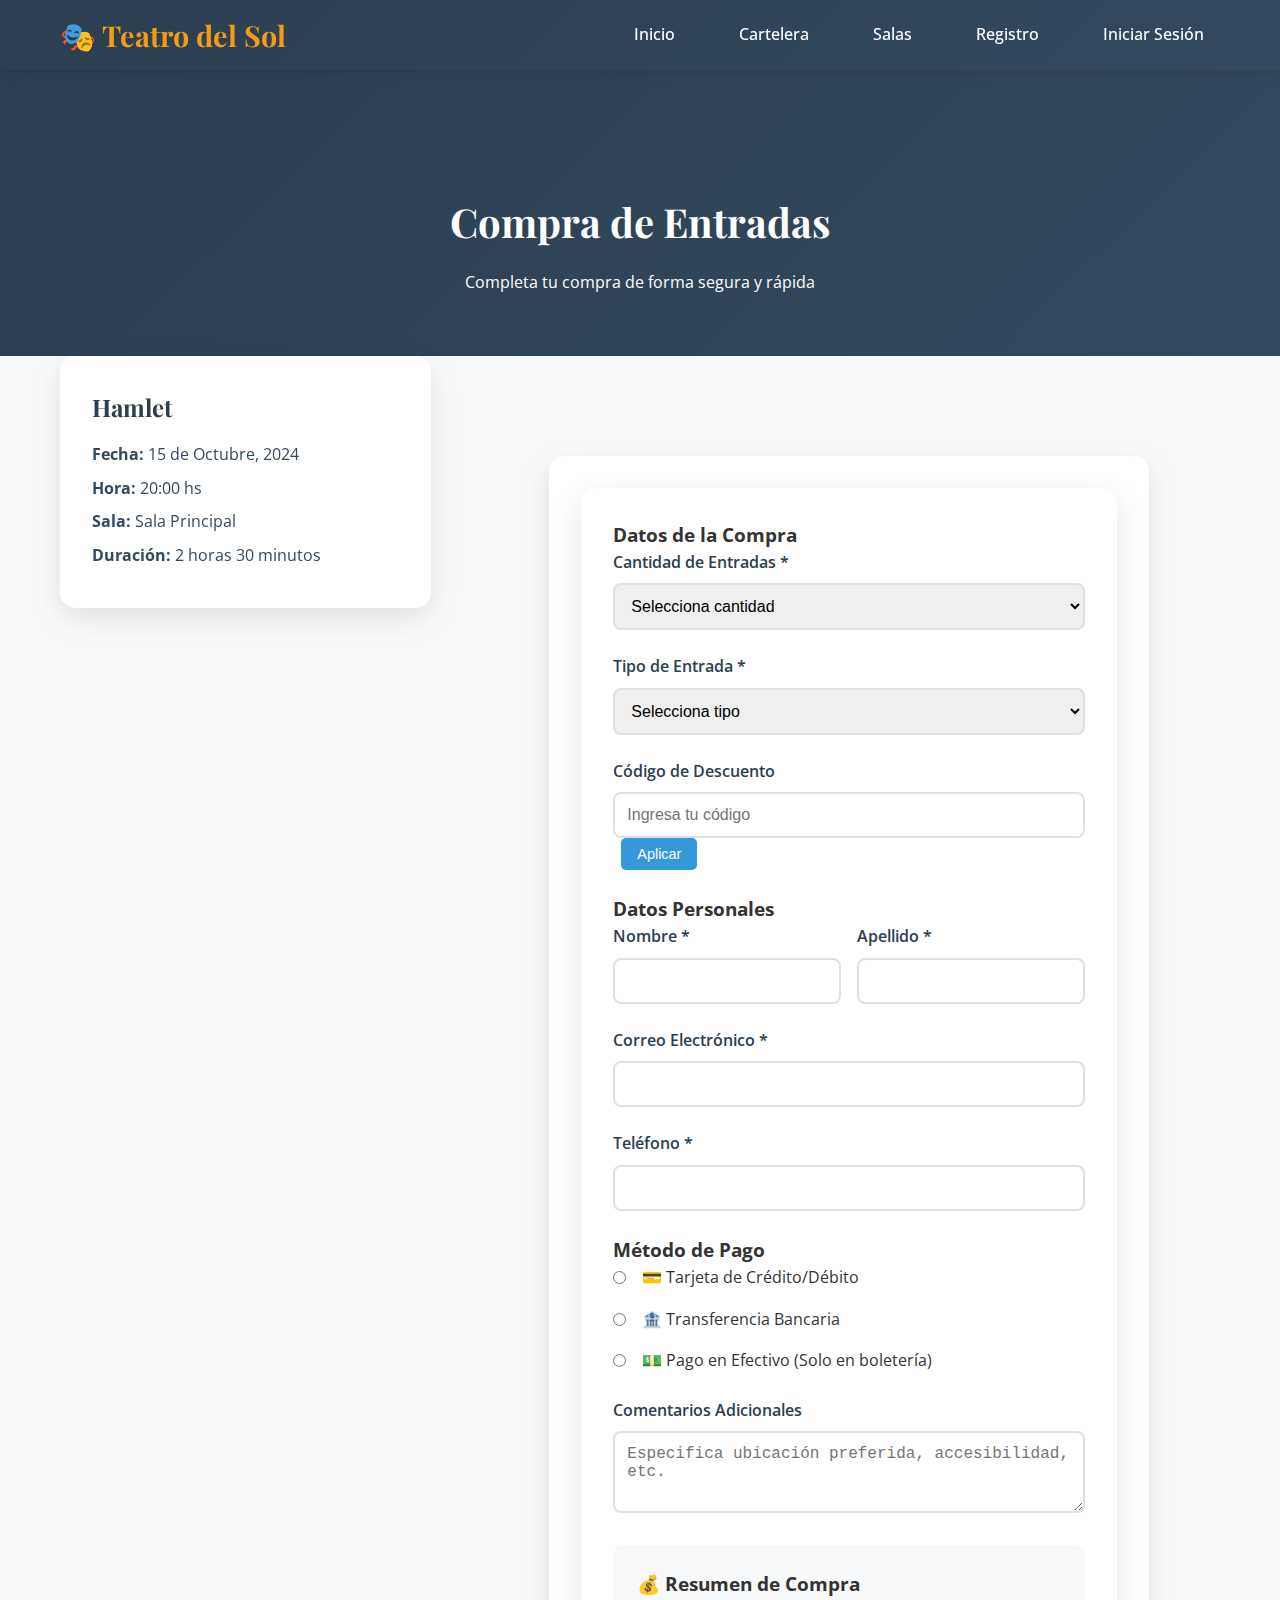
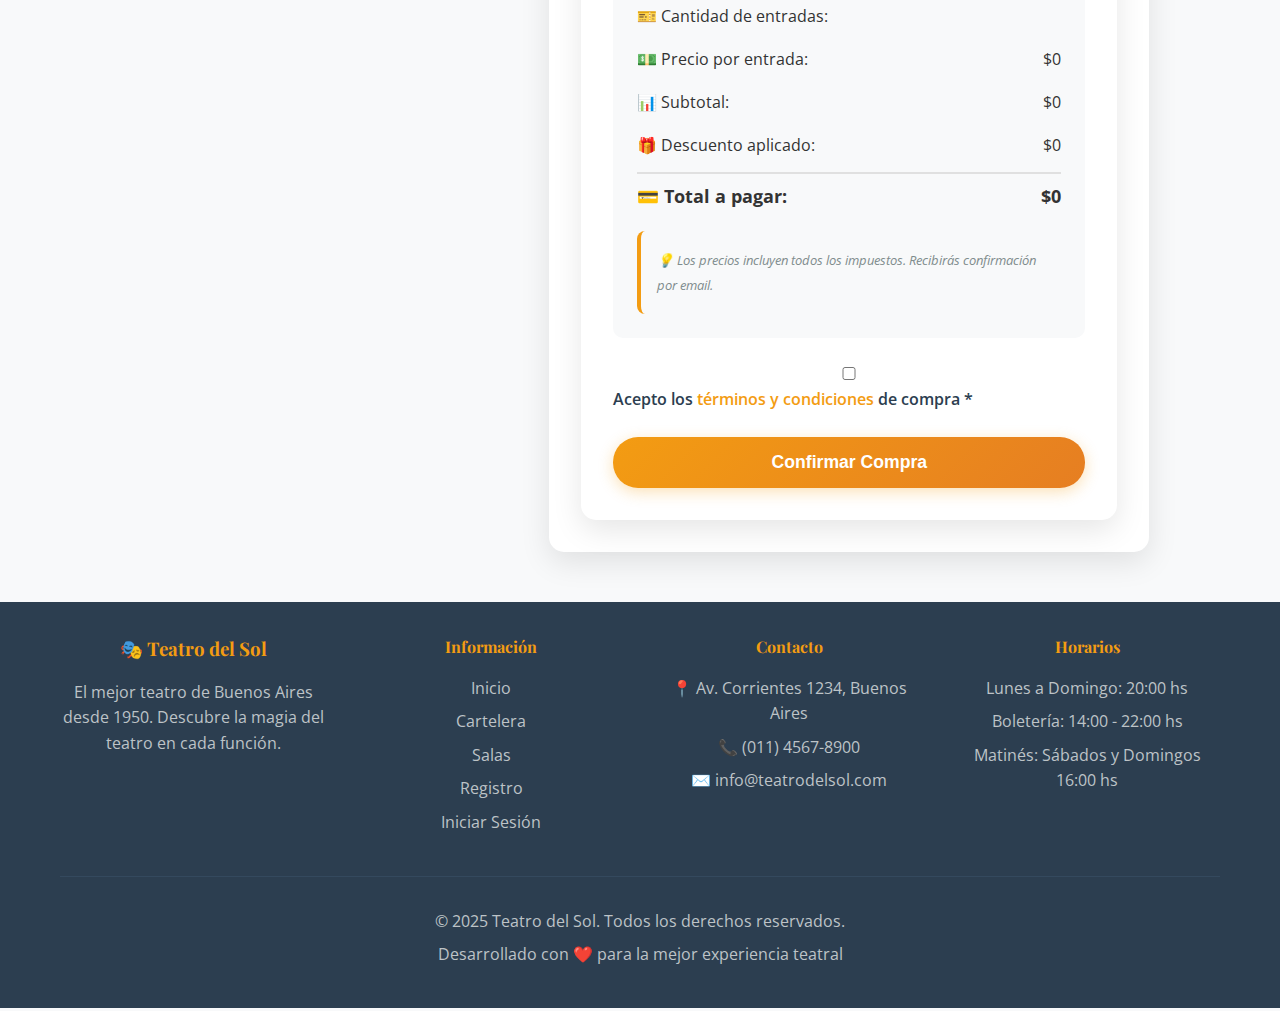
<file: compra.html>
<!DOCTYPE html>
<html lang="es">
<head>
    <meta charset="UTF-8">
    <meta name="viewport" content="width=device-width, initial-scale=1.0">
    <title>Compra de Entradas - Teatro del Sol</title>
    <link rel="icon" href="data:image/svg+xml,<svg xmlns=%22http://www.w3.org/2000/svg%22 viewBox=%220 0 100 100%22><text y=%22.9em%22 font-size=%2290%22>🎭</text></svg>">
    <link rel="stylesheet" href="styles.css">
    <link href="https://fonts.googleapis.com/css2?family=Playfair+Display:wght@400;700&family=Open+Sans:wght@300;400;600&display=swap" rel="stylesheet">
    <!-- Google Analytics -->
    <script async src="https://www.googletagmanager.com/gtag/js?id=GA_MEASUREMENT_ID"></script>
    <script>
        window.dataLayer = window.dataLayer || [];
        function gtag(){dataLayer.push(arguments);}
        gtag('js', new Date());
        gtag('config', 'GA_MEASUREMENT_ID');
    </script>
</head>
<!-- Google tag (gtag.js) -->
<script async src="https://www.googletagmanager.com/gtag/js?id=G-G1GQ924XFX"></script>
<script>
  window.dataLayer = window.dataLayer || [];
  function gtag(){dataLayer.push(arguments);}
  gtag('js', new Date());

  gtag('config', 'G-G1GQ924XFX');
</script>
<body>
    <header>
        <nav class="navbar">
            <div class="nav-container">
                <div class="nav-logo">
                    <h2>🎭 Teatro del Sol</h2>
                </div>
                <ul class="nav-menu">
                    <li class="nav-item">
                        <a href="index.html" class="nav-link">Inicio</a>
                    </li>
                    <li class="nav-item">
                        <a href="cartelera.html" class="nav-link">Cartelera</a>
                    </li>
                    <li class="nav-item">
                        <a href="salas.html" class="nav-link">Salas</a>
                    </li>
                    <li class="nav-item">
                        <a href="registro.html" class="nav-link">Registro</a>
                    </li>
                    <li class="nav-item">
                        <a href="login.html" class="nav-link">Iniciar Sesión</a>
                    </li>
                </ul>
                <div class="hamburger">
                    <span class="bar"></span>
                    <span class="bar"></span>
                    <span class="bar"></span>
                </div>
            </div>
        </nav>
    </header>

    <main>
        <section class="page-header">
            <div class="container">
                <h1>Compra de Entradas</h1>
                <p>Completa tu compra de forma segura y rápida</p>
            </div>
        </section>

        <section class="compra-section">
            <div class="container">
                <div class="compra-container">
                    <!-- Información del Show -->
                    <div class="show-summary">
                        <h2 id="showTitle">Hamlet</h2>
                        <div class="show-details">
                            <p><strong>Fecha:</strong> <span id="showDate">15 de Octubre, 2024</span></p>
                            <p><strong>Hora:</strong> <span id="showTime">20:00 hs</span></p>
                            <p><strong>Sala:</strong> <span id="showSala">Sala Principal</span></p>
                            <p><strong>Duración:</strong> <span id="showDuration">2 horas 30 minutos</span></p>
                        </div>
                    </div>

                    <!-- Formulario de Compra -->
                    <div class="form-container">
                        <form id="compraForm" class="purchase-form">
                            <h3>Datos de la Compra</h3>
                            
                            <div class="form-group">
                                <label for="cantidad">Cantidad de Entradas *</label>
                                <select id="cantidad" name="cantidad" required onchange="calcularTotal()">
                                    <option value="">Selecciona cantidad</option>
                                    <option value="1">1 entrada</option>
                                    <option value="2">2 entradas</option>
                                    <option value="3">3 entradas</option>
                                    <option value="4">4 entradas</option>
                                    <option value="5">5 entradas</option>
                                    <option value="6">6 entradas</option>
                                </select>
                            </div>

                            <div class="form-group">
                                <label for="tipoEntrada">Tipo de Entrada *</label>
                                <select id="tipoEntrada" name="tipoEntrada" required onchange="calcularTotal()">
                                    <option value="">Selecciona tipo</option>
                                    <option value="general" data-price="2500">General - $2,500</option>
                                    <option value="premium" data-price="3500">Premium - $3,500</option>
                                    <option value="vip" data-price="4000">VIP - $4,000</option>
                                </select>
                            </div>

                            <div class="form-group">
                                <label for="descuento">Código de Descuento</label>
                                <input type="text" id="descuento" name="descuento" placeholder="Ingresa tu código">
                                <button type="button" onclick="aplicarDescuento()" class="btn-small">Aplicar</button>
                            </div>

                            <h3>Datos Personales</h3>
                            
                            <div class="form-row">
                                <div class="form-group">
                                    <label for="nombre">Nombre *</label>
                                    <input type="text" id="nombre" name="nombre" required>
                                </div>
                                <div class="form-group">
                                    <label for="apellido">Apellido *</label>
                                    <input type="text" id="apellido" name="apellido" required>
                                </div>
                            </div>

                            <div class="form-group">
                                <label for="email">Correo Electrónico *</label>
                                <input type="email" id="email" name="email" required>
                            </div>

                            <div class="form-group">
                                <label for="telefono">Teléfono *</label>
                                <input type="tel" id="telefono" name="telefono" required>
                            </div>

                            <h3>Método de Pago</h3>
                            
                            <div class="payment-methods">
                                <div class="payment-option">
                                    <input type="radio" id="tarjeta" name="metodoPago" value="tarjeta" required>
                                    <label for="tarjeta">💳 Tarjeta de Crédito/Débito</label>
                                </div>
                                <div class="payment-option">
                                    <input type="radio" id="transferencia" name="metodoPago" value="transferencia" required>
                                    <label for="transferencia">🏦 Transferencia Bancaria</label>
                                </div>
                                <div class="payment-option">
                                    <input type="radio" id="efectivo" name="metodoPago" value="efectivo" required>
                                    <label for="efectivo">💵 Pago en Efectivo (Solo en boletería)</label>
                                </div>
                            </div>

                            <div class="form-group">
                                <label for="comentarios">Comentarios Adicionales</label>
                                <textarea id="comentarios" name="comentarios" rows="3" placeholder="Especifica ubicación preferida, accesibilidad, etc."></textarea>
                            </div>

                            <!-- Resumen de Compra -->
                            <div class="purchase-summary">
                                <h3>💰 Resumen de Compra</h3>
                                <div class="summary-item">
                                    <span>🎫 Cantidad de entradas:</span>
                                    <span id="summaryCantidad">0</span>
                                </div>
                                <div class="summary-item">
                                    <span>💵 Precio por entrada:</span>
                                    <span id="summaryPrecio">$0</span>
                                </div>
                                <div class="summary-item">
                                    <span>📊 Subtotal:</span>
                                    <span id="summarySubtotal">$0</span>
                                </div>
                                <div class="summary-item">
                                    <span>🎁 Descuento aplicado:</span>
                                    <span id="summaryDescuento">$0</span>
                                </div>
                                <div class="summary-item total">
                                    <span><strong>💳 Total a pagar:</strong></span>
                                    <span id="summaryTotal"><strong>$0</strong></span>
                                </div>
                                <div class="summary-note">
                                    <small>💡 Los precios incluyen todos los impuestos. Recibirás confirmación por email.</small>
                                </div>
                            </div>

                            <div class="form-group">
                                <label for="terminos">
                                    <input type="checkbox" id="terminos" name="terminos" required>
                                    Acepto los <a href="#" class="link">términos y condiciones</a> de compra *
                                </label>
                            </div>

                            <button type="submit" class="btn-primary btn-large">Confirmar Compra</button>
                        </form>
                    </div>
                </div>
            </div>
        </section>
    </main>

    <footer>
        <div class="container">
            <div class="footer-content">
                <div class="footer-section">
                    <h3>🎭 Teatro del Sol</h3>
                    <p>El mejor teatro de Buenos Aires desde 1950. Descubre la magia del teatro en cada función.</p>
                </div>
                <div class="footer-section">
                    <h4>Información</h4>
                    <ul>
                        <li><a href="index.html">Inicio</a></li>
                        <li><a href="cartelera.html">Cartelera</a></li>
                        <li><a href="salas.html">Salas</a></li>
                        <li><a href="registro.html">Registro</a></li>
                        <li><a href="login.html">Iniciar Sesión</a></li>
                    </ul>
                </div>
                <div class="footer-section">
                    <h4>Contacto</h4>
                    <p>📍 Av. Corrientes 1234, Buenos Aires</p>
                    <p>📞 (011) 4567-8900</p>
                    <p>✉️ info@teatrodelsol.com</p>
                </div>
                <div class="footer-section">
                    <h4>Horarios</h4>
                    <p>Lunes a Domingo: 20:00 hs</p>
                    <p>Boletería: 14:00 - 22:00 hs</p>
                    <p>Matinés: Sábados y Domingos 16:00 hs</p>
                </div>
            </div>
            <div class="footer-bottom">
                <p>&copy; 2025 Teatro del Sol. Todos los derechos reservados.</p>
                <p>Desarrollado con ❤️ para la mejor experiencia teatral</p>
            </div>
        </div>
    </footer>

    <script src="script.js"></script>
</body>
</html>
</file>
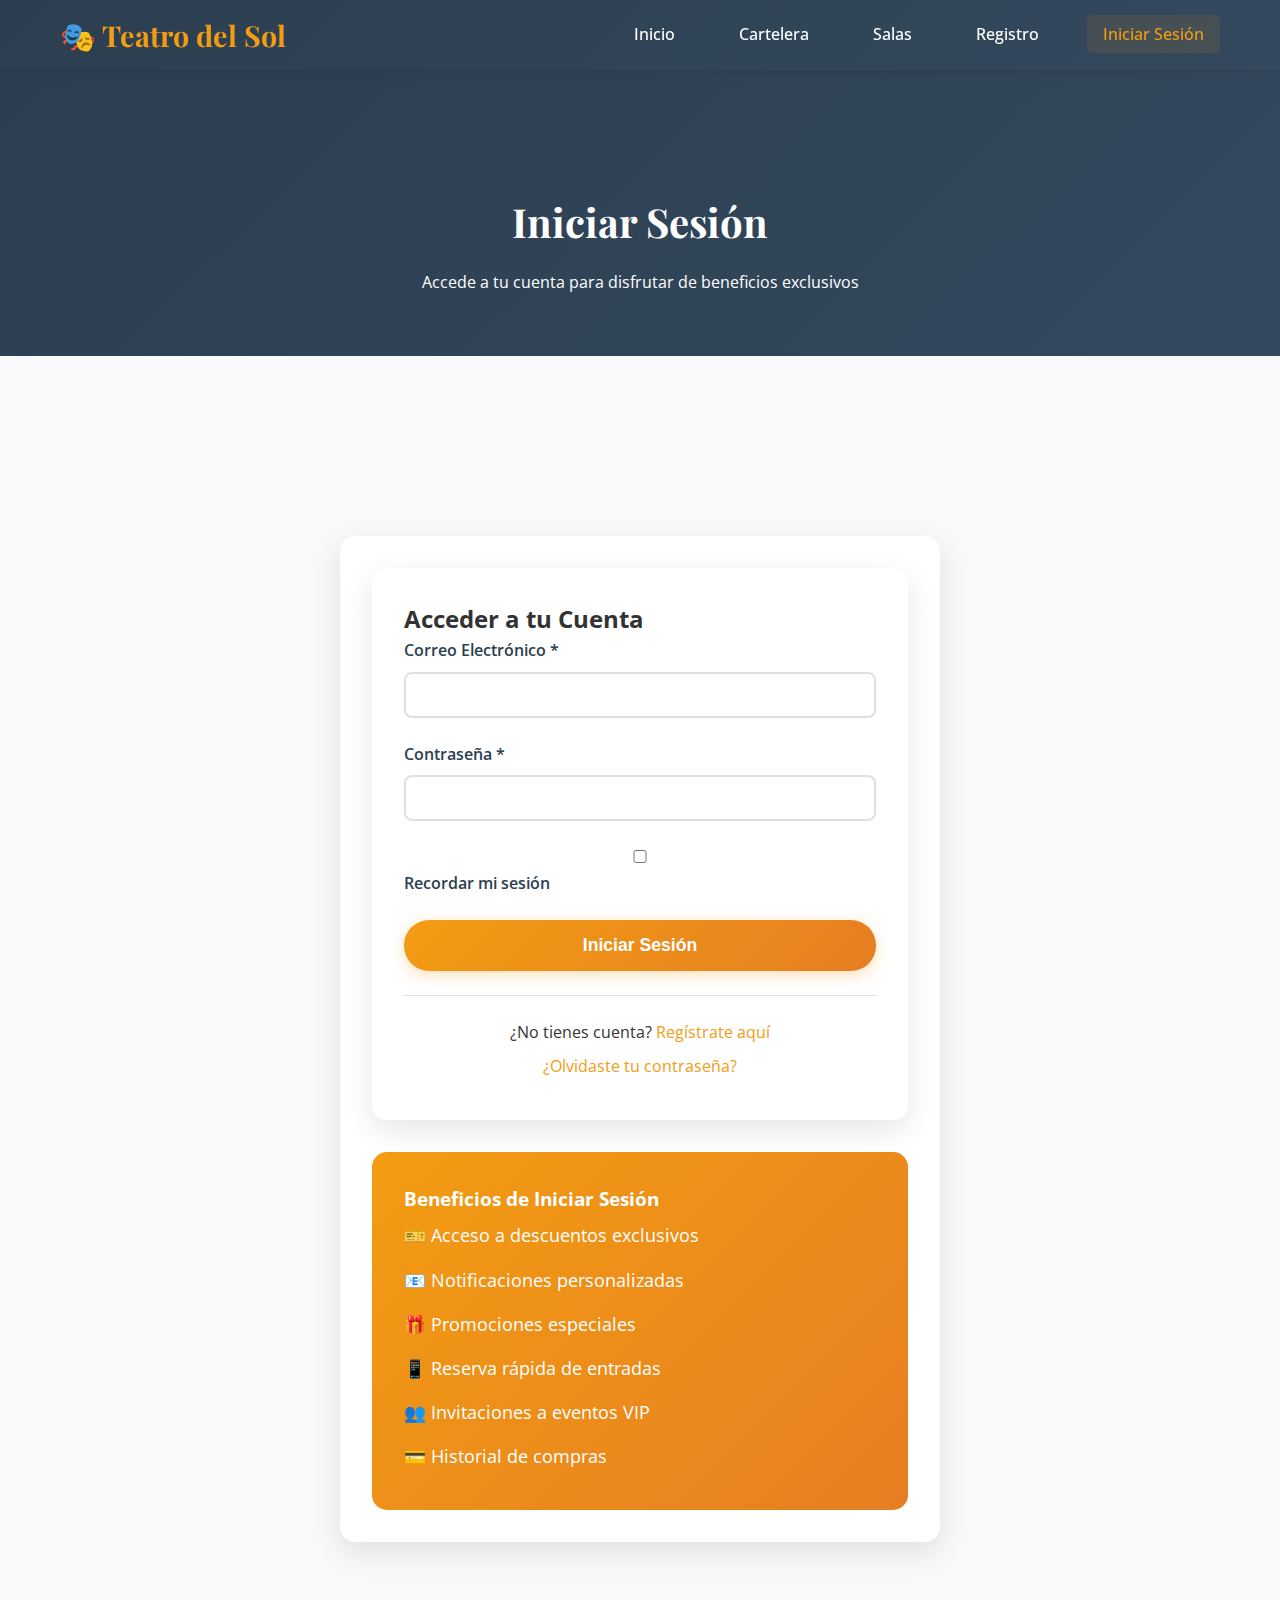
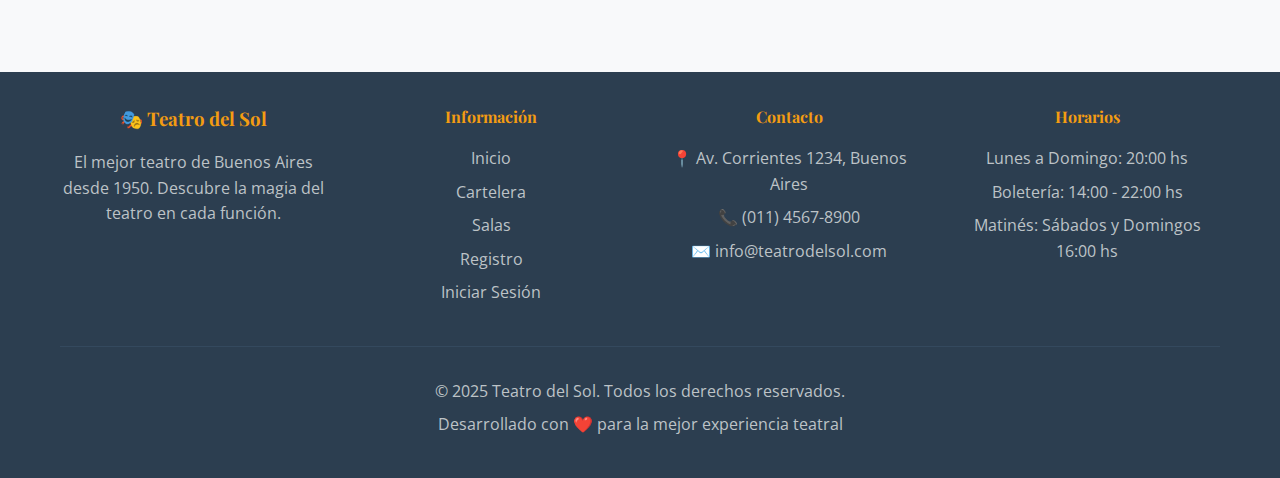
<file: login.html>
<!DOCTYPE html>
<html lang="es">
<head>
    <meta charset="UTF-8">
    <meta name="viewport" content="width=device-width, initial-scale=1.0">
    <title>Iniciar Sesión - Teatro del Sol</title>
    <link rel="icon" href="data:image/svg+xml,<svg xmlns=%22http://www.w3.org/2000/svg%22 viewBox=%220 0 100 100%22><text y=%22.9em%22 font-size=%2290%22>🎭</text></svg>">
    <link rel="stylesheet" href="styles.css">
    <link href="https://fonts.googleapis.com/css2?family=Playfair+Display:wght@400;700&family=Open+Sans:wght@300;400;600&display=swap" rel="stylesheet">
    <!-- Google Analytics -->
    <script async src="https://www.googletagmanager.com/gtag/js?id=GA_MEASUREMENT_ID"></script>
    <script>
        window.dataLayer = window.dataLayer || [];
        function gtag(){dataLayer.push(arguments);}
        gtag('js', new Date());
        gtag('config', 'GA_MEASUREMENT_ID');
    </script>
</head>
<!-- Google tag (gtag.js) -->
<script async src="https://www.googletagmanager.com/gtag/js?id=G-G1GQ924XFX"></script>
<script>
  window.dataLayer = window.dataLayer || [];
  function gtag(){dataLayer.push(arguments);}
  gtag('js', new Date());

  gtag('config', 'G-G1GQ924XFX');
</script>
<body>
    <header>
        <nav class="navbar">
            <div class="nav-container">
                <div class="nav-logo">
                    <h2>🎭 Teatro del Sol</h2>
                </div>
                <ul class="nav-menu">
                    <li class="nav-item">
                        <a href="index.html" class="nav-link">Inicio</a>
                    </li>
                    <li class="nav-item">
                        <a href="cartelera.html" class="nav-link">Cartelera</a>
                    </li>
                    <li class="nav-item">
                        <a href="salas.html" class="nav-link">Salas</a>
                    </li>
                    <li class="nav-item">
                        <a href="registro.html" class="nav-link">Registro</a>
                    </li>
                    <li class="nav-item">
                        <a href="login.html" class="nav-link active">Iniciar Sesión</a>
                    </li>
                </ul>
                <div class="hamburger">
                    <span class="bar"></span>
                    <span class="bar"></span>
                    <span class="bar"></span>
                </div>
            </div>
        </nav>
    </header>

    <main>
        <section class="page-header">
            <div class="container">
                <h1>Iniciar Sesión</h1>
                <p>Accede a tu cuenta para disfrutar de beneficios exclusivos</p>
            </div>
        </section>

        <section class="form-section">
            <div class="container">
                <div class="form-container">
                    <form id="loginForm" class="login-form">
                        <h2>Acceder a tu Cuenta</h2>
                        
                        <div class="form-group">
                            <label for="email">Correo Electrónico *</label>
                            <input type="email" id="email" name="email" required>
                        </div>

                        <div class="form-group">
                            <label for="password">Contraseña *</label>
                            <input type="password" id="password" name="password" required>
                        </div>

                        <div class="form-group">
                            <label for="remember">
                                <input type="checkbox" id="remember" name="remember">
                                Recordar mi sesión
                            </label>
                        </div>

                        <button type="submit" class="btn-primary btn-large">Iniciar Sesión</button>
                        
                        <div class="form-links">
                            <p>¿No tienes cuenta? <a href="registro.html" class="link">Regístrate aquí</a></p>
                            <p><a href="#" class="link">¿Olvidaste tu contraseña?</a></p>
                        </div>
                    </form>

                    <div class="benefits-section">
                        <h3>Beneficios de Iniciar Sesión</h3>
                        <ul class="benefits-list">
                            <li>🎫 Acceso a descuentos exclusivos</li>
                            <li>📧 Notificaciones personalizadas</li>
                            <li>🎁 Promociones especiales</li>
                            <li>📱 Reserva rápida de entradas</li>
                            <li>👥 Invitaciones a eventos VIP</li>
                            <li>💳 Historial de compras</li>
                        </ul>
                    </div>
                </div>
            </div>
        </section>
    </main>

    <footer>
        <div class="container">
            <div class="footer-content">
                <div class="footer-section">
                    <h3>🎭 Teatro del Sol</h3>
                    <p>El mejor teatro de Buenos Aires desde 1950. Descubre la magia del teatro en cada función.</p>
                </div>
                <div class="footer-section">
                    <h4>Información</h4>
                    <ul>
                        <li><a href="index.html">Inicio</a></li>
                        <li><a href="cartelera.html">Cartelera</a></li>
                        <li><a href="salas.html">Salas</a></li>
                        <li><a href="registro.html">Registro</a></li>
                        <li><a href="login.html">Iniciar Sesión</a></li>
                    </ul>
                </div>
                <div class="footer-section">
                    <h4>Contacto</h4>
                    <p>📍 Av. Corrientes 1234, Buenos Aires</p>
                    <p>📞 (011) 4567-8900</p>
                    <p>✉️ info@teatrodelsol.com</p>
                </div>
                <div class="footer-section">
                    <h4>Horarios</h4>
                    <p>Lunes a Domingo: 20:00 hs</p>
                    <p>Boletería: 14:00 - 22:00 hs</p>
                    <p>Matinés: Sábados y Domingos 16:00 hs</p>
                </div>
            </div>
            <div class="footer-bottom">
                <p>&copy; 2025 Teatro del Sol. Todos los derechos reservados.</p>
                <p>Desarrollado con ❤️ para la mejor experiencia teatral</p>
            </div>
        </div>
    </footer>

    <script src="script.js"></script>
</body>
</html>
</file>
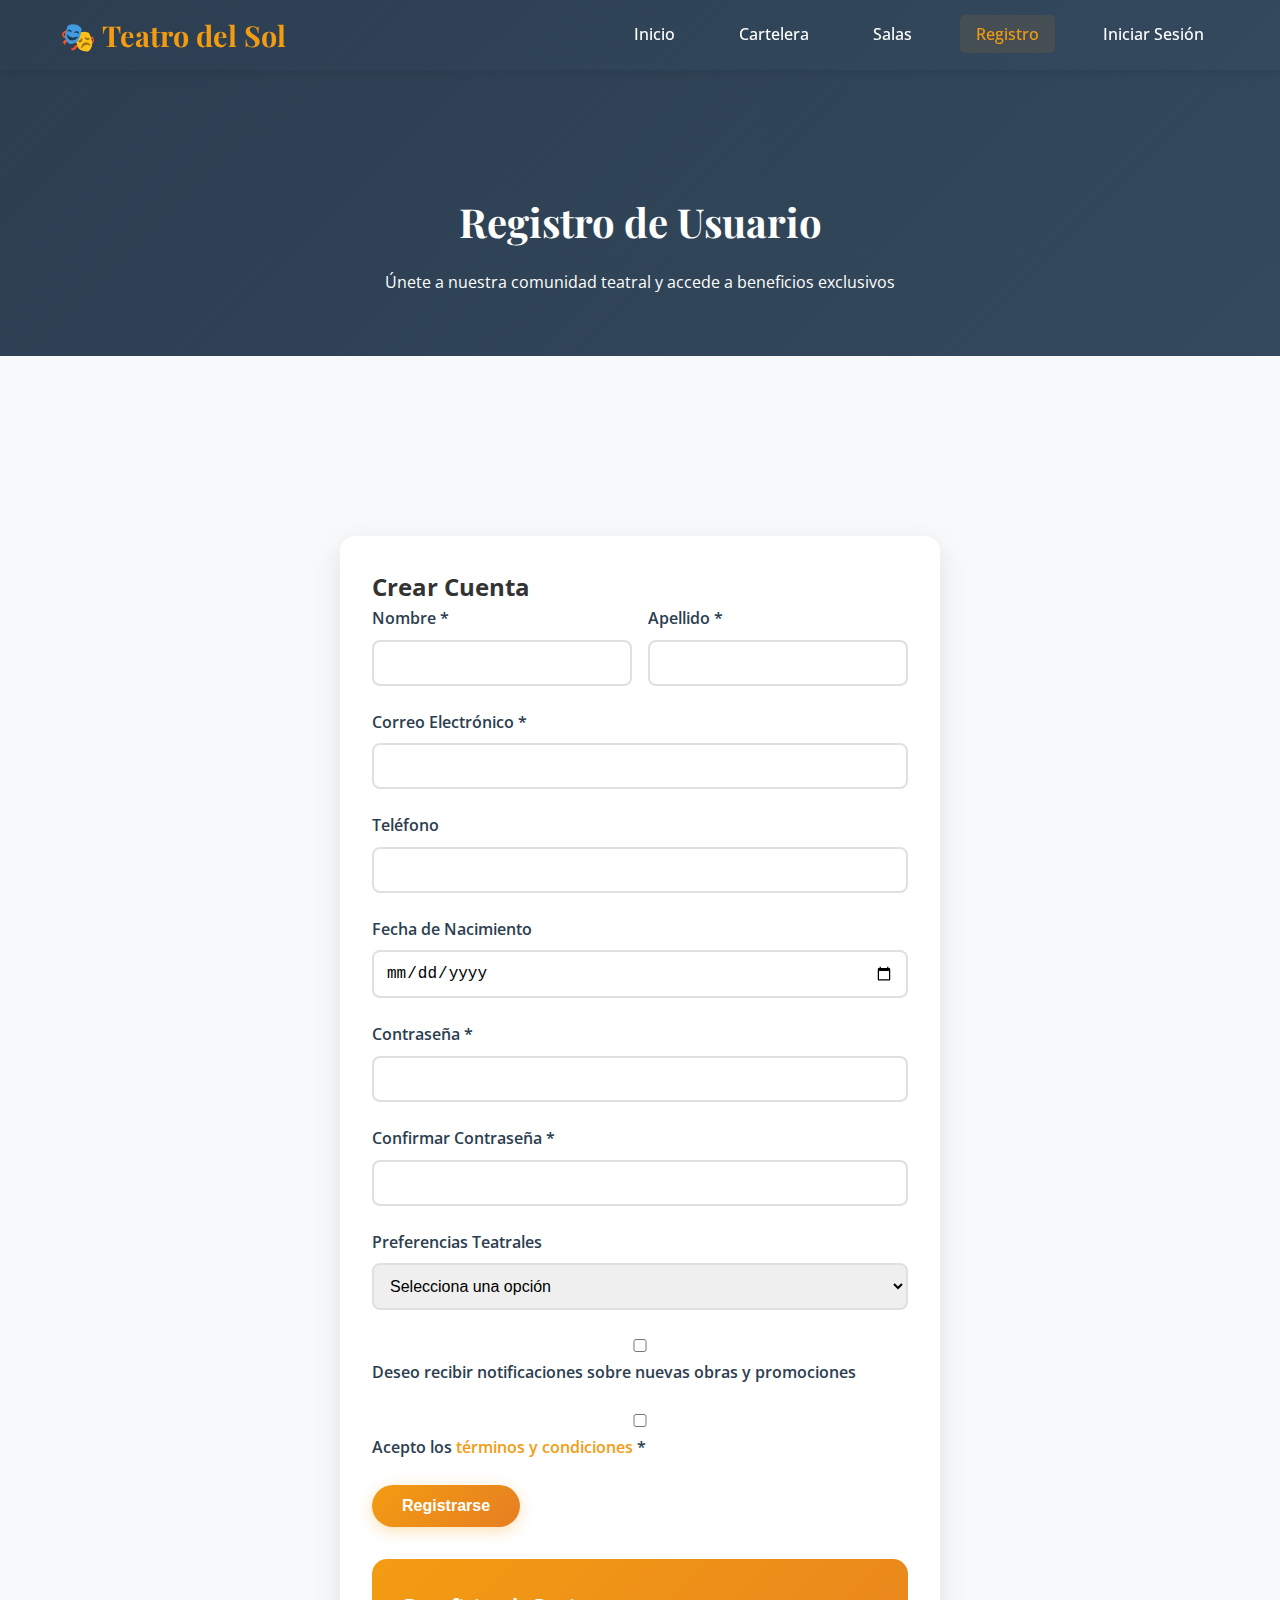
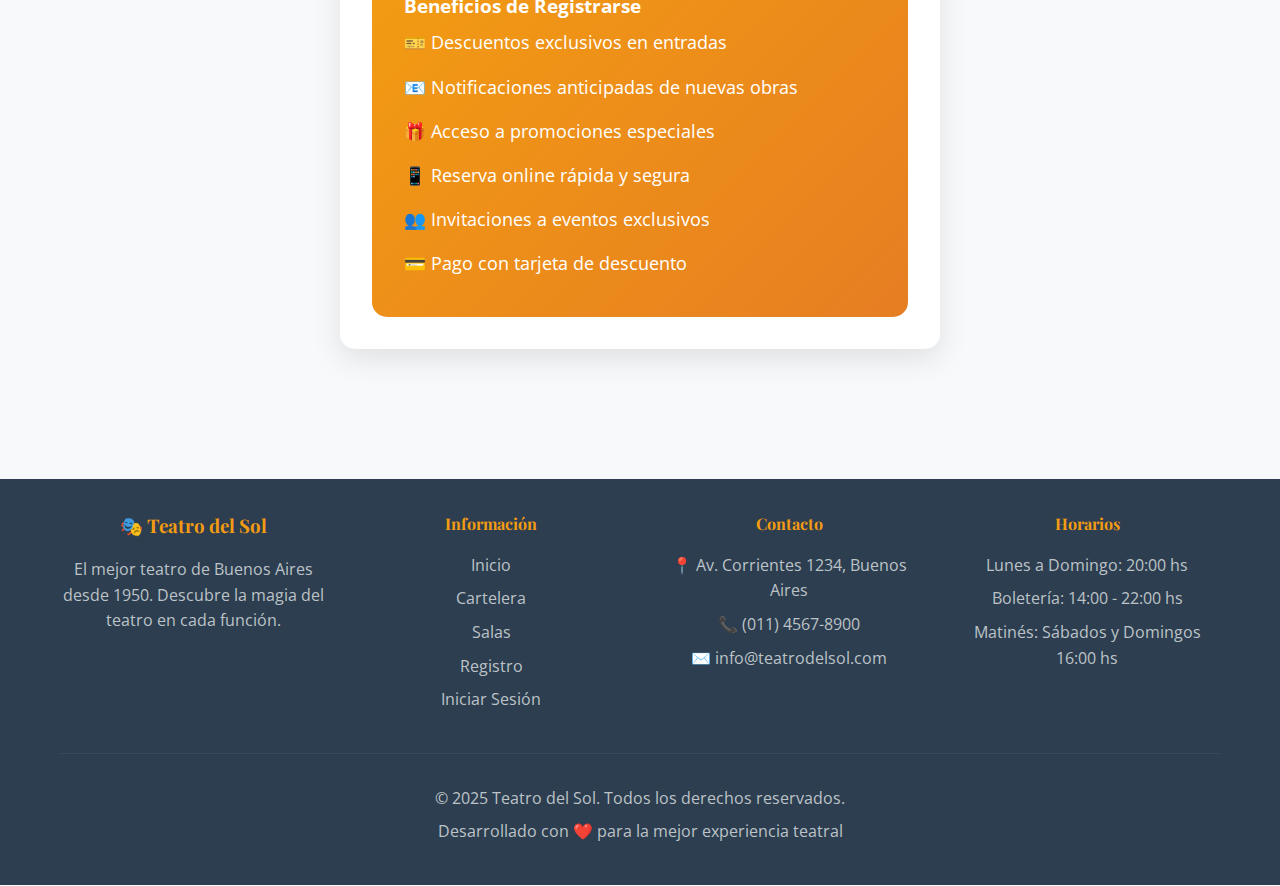
<file: registro.html>
<!DOCTYPE html>
<html lang="es">
<head>
    <meta charset="UTF-8">
    <meta name="viewport" content="width=device-width, initial-scale=1.0">
    <title>Registro - Teatro del Sol</title>
    <link rel="icon" href="data:image/svg+xml,<svg xmlns=%22http://www.w3.org/2000/svg%22 viewBox=%220 0 100 100%22><text y=%22.9em%22 font-size=%2290%22>🎭</text></svg>">
    <link rel="stylesheet" href="styles.css">
    <link href="https://fonts.googleapis.com/css2?family=Playfair+Display:wght@400;700&family=Open+Sans:wght@300;400;600&display=swap" rel="stylesheet">
    <!-- Google Analytics -->
    <script async src="https://www.googletagmanager.com/gtag/js?id=GA_MEASUREMENT_ID"></script>
    <script>
        window.dataLayer = window.dataLayer || [];
        function gtag(){dataLayer.push(arguments);}
        gtag('js', new Date());
        gtag('config', 'GA_MEASUREMENT_ID');
    </script>
</head>
<!-- Google tag (gtag.js) -->
<script async src="https://www.googletagmanager.com/gtag/js?id=G-G1GQ924XFX"></script>
<script>
  window.dataLayer = window.dataLayer || [];
  function gtag(){dataLayer.push(arguments);}
  gtag('js', new Date());

  gtag('config', 'G-G1GQ924XFX');
</script>
<body>
    <header>
        <nav class="navbar">
            <div class="nav-container">
                <div class="nav-logo">
                    <h2>🎭 Teatro del Sol</h2>
                </div>
                <ul class="nav-menu">
                    <li class="nav-item">
                        <a href="index.html" class="nav-link">Inicio</a>
                    </li>
                    <li class="nav-item">
                        <a href="cartelera.html" class="nav-link">Cartelera</a>
                    </li>
                    <li class="nav-item">
                        <a href="salas.html" class="nav-link">Salas</a>
                    </li>
                    <li class="nav-item">
                        <a href="registro.html" class="nav-link active">Registro</a>
                    </li>
                    <li class="nav-item">
                        <a href="login.html" class="nav-link">Iniciar Sesión</a>
                    </li>
                </ul>
                <div class="hamburger">
                    <span class="bar"></span>
                    <span class="bar"></span>
                    <span class="bar"></span>
                </div>
            </div>
        </nav>
    </header>

    <main>
        <section class="page-header">
            <div class="container">
                <h1>Registro de Usuario</h1>
                <p>Únete a nuestra comunidad teatral y accede a beneficios exclusivos</p>
            </div>
        </section>

        <section class="form-section">
            <div class="container">
                <div class="form-container">
                    <form id="registroForm" class="registration-form">
                        <h2>Crear Cuenta</h2>
                        
                        <div class="form-row">
                            <div class="form-group">
                                <label for="nombre">Nombre *</label>
                                <input type="text" id="nombre" name="nombre" required>
                            </div>
                            <div class="form-group">
                                <label for="apellido">Apellido *</label>
                                <input type="text" id="apellido" name="apellido" required>
                            </div>
                        </div>

                        <div class="form-group">
                            <label for="email">Correo Electrónico *</label>
                            <input type="email" id="email" name="email" required>
                        </div>

                        <div class="form-group">
                            <label for="telefono">Teléfono</label>
                            <input type="tel" id="telefono" name="telefono">
                        </div>

                        <div class="form-group">
                            <label for="fechaNacimiento">Fecha de Nacimiento</label>
                            <input type="date" id="fechaNacimiento" name="fechaNacimiento">
                        </div>

                        <div class="form-group">
                            <label for="password">Contraseña *</label>
                            <input type="password" id="password" name="password" required minlength="6">
                        </div>

                        <div class="form-group">
                            <label for="confirmPassword">Confirmar Contraseña *</label>
                            <input type="password" id="confirmPassword" name="confirmPassword" required>
                        </div>

                        <div class="form-group">
                            <label for="preferencias">Preferencias Teatrales</label>
                            <select id="preferencias" name="preferencias">
                                <option value="">Selecciona una opción</option>
                                <option value="drama">Drama</option>
                                <option value="comedia">Comedia</option>
                                <option value="musical">Musical</option>
                                <option value="experimental">Teatro Experimental</option>
                                <option value="infantil">Teatro Infantil</option>
                                <option value="todas">Todas las categorías</option>
                            </select>
                        </div>

                        <div class="form-group">
                            <label for="notificaciones">
                                <input type="checkbox" id="notificaciones" name="notificaciones">
                                Deseo recibir notificaciones sobre nuevas obras y promociones
                            </label>
                        </div>

                        <div class="form-group">
                            <label for="terminos">
                                <input type="checkbox" id="terminos" name="terminos" required>
                                Acepto los <a href="#" class="link">términos y condiciones</a> *
                            </label>
                        </div>

                        <button type="submit" class="btn-primary">Registrarse</button>
                    </form>

                    <div class="benefits-section">
                        <h3>Beneficios de Registrarse</h3>
                        <ul class="benefits-list">
                            <li>🎫 Descuentos exclusivos en entradas</li>
                            <li>📧 Notificaciones anticipadas de nuevas obras</li>
                            <li>🎁 Acceso a promociones especiales</li>
                            <li>📱 Reserva online rápida y segura</li>
                            <li>👥 Invitaciones a eventos exclusivos</li>
                            <li>💳 Pago con tarjeta de descuento</li>
                        </ul>
                    </div>
                </div>
            </div>
        </section>
    </main>

    <footer>
        <div class="container">
            <div class="footer-content">
                <div class="footer-section">
                    <h3>🎭 Teatro del Sol</h3>
                    <p>El mejor teatro de Buenos Aires desde 1950. Descubre la magia del teatro en cada función.</p>
                </div>
                <div class="footer-section">
                    <h4>Información</h4>
                    <ul>
                        <li><a href="index.html">Inicio</a></li>
                        <li><a href="cartelera.html">Cartelera</a></li>
                        <li><a href="salas.html">Salas</a></li>
                        <li><a href="registro.html">Registro</a></li>
                        <li><a href="login.html">Iniciar Sesión</a></li>
                    </ul>
                </div>
                <div class="footer-section">
                    <h4>Contacto</h4>
                    <p>📍 Av. Corrientes 1234, Buenos Aires</p>
                    <p>📞 (011) 4567-8900</p>
                    <p>✉️ info@teatrodelsol.com</p>
                </div>
                <div class="footer-section">
                    <h4>Horarios</h4>
                    <p>Lunes a Domingo: 20:00 hs</p>
                    <p>Boletería: 14:00 - 22:00 hs</p>
                    <p>Matinés: Sábados y Domingos 16:00 hs</p>
                </div>
            </div>
            <div class="footer-bottom">
                <p>&copy; 2025 Teatro del Sol. Todos los derechos reservados.</p>
                <p>Desarrollado con ❤️ para la mejor experiencia teatral</p>
            </div>
        </div>
    </footer>

    <script src="script.js"></script>
</body>
</html>
</file>
<file: styles.css>
/* Reset y configuración base */
* {
    margin: 0;
    padding: 0;
    box-sizing: border-box;
}

body {
    font-family: 'Open Sans', sans-serif;
    line-height: 1.6;
    color: #333;
    background-color: #f8f9fa;
}

.container {
    max-width: 1200px;
    margin: 0 auto;
    padding: 0 20px;
}

/* Header y Navegación */
.navbar {
    background: linear-gradient(135deg, #2c3e50, #34495e);
    box-shadow: 0 2px 10px rgba(0,0,0,0.1);
    position: fixed;
    top: 0;
    width: 100%;
    z-index: 1000;
}

.nav-container {
    max-width: 1200px;
    margin: 0 auto;
    padding: 0 20px;
    display: flex;
    justify-content: space-between;
    align-items: center;
    height: 70px;
}

.nav-logo h2 {
    color: #f39c12;
    font-family: 'Playfair Display', serif;
    font-size: 1.8rem;
    font-weight: 700;
}

.nav-menu {
    display: flex;
    list-style: none;
    gap: 2rem;
}

.nav-link {
    color: white;
    text-decoration: none;
    font-weight: 500;
    transition: color 0.3s ease;
    padding: 0.5rem 1rem;
    border-radius: 5px;
}

.nav-link:hover,
.nav-link.active {
    color: #f39c12;
    background-color: rgba(243, 156, 18, 0.1);
}

.hamburger {
    display: none;
    flex-direction: column;
    cursor: pointer;
}

.bar {
    width: 25px;
    height: 3px;
    background-color: white;
    margin: 3px 0;
    transition: 0.3s;
}

/* Hero Section */
.hero {
    background: linear-gradient(rgba(0,0,0,0.5), rgba(0,0,0,0.5)), 
                url('https://images.unsplash.com/photo-1507003211169-0a1dd7228f2d?w=1200&h=600&fit=crop');
    background-size: cover;
    background-position: center;
    height: 100vh;
    display: flex;
    align-items: center;
    justify-content: center;
    text-align: center;
    color: white;
    margin-top: 70px;
}

.hero-content h1 {
    font-family: 'Playfair Display', serif;
    font-size: 3.5rem;
    margin-bottom: 1rem;
    text-shadow: 2px 2px 4px rgba(0,0,0,0.7);
}

.hero-content p {
    font-size: 1.3rem;
    margin-bottom: 2rem;
    text-shadow: 1px 1px 2px rgba(0,0,0,0.7);
}

/* Botones */
.btn-primary, .btn-secondary {
    display: inline-block;
    padding: 12px 30px;
    text-decoration: none;
    border-radius: 25px;
    font-weight: 600;
    transition: all 0.3s ease;
    border: none;
    cursor: pointer;
    font-size: 1rem;
}

.btn-primary {
    background: linear-gradient(135deg, #f39c12, #e67e22);
    color: white;
    box-shadow: 0 4px 15px rgba(243, 156, 18, 0.3);
}

.btn-primary:hover {
    transform: translateY(-2px);
    box-shadow: 0 6px 20px rgba(243, 156, 18, 0.4);
}

.btn-secondary {
    background: linear-gradient(135deg, #3498db, #2980b9);
    color: white;
    box-shadow: 0 4px 15px rgba(52, 152, 219, 0.3);
}

.btn-secondary:hover {
    transform: translateY(-2px);
    box-shadow: 0 6px 20px rgba(52, 152, 219, 0.4);
}

/* Shows Destacados */
.featured-shows {
    padding: 80px 0;
    background-color: white;
}

.featured-shows h2 {
    text-align: center;
    font-family: 'Playfair Display', serif;
    font-size: 2.5rem;
    margin-bottom: 3rem;
    color: #2c3e50;
}

.shows-grid {
    display: grid;
    grid-template-columns: repeat(auto-fit, minmax(350px, 1fr));
    gap: 2rem;
    margin-top: 2rem;
}

.show-card {
    background: white;
    border-radius: 15px;
    overflow: hidden;
    box-shadow: 0 10px 30px rgba(0,0,0,0.1);
    transition: transform 0.3s ease, box-shadow 0.3s ease;
}

.show-card:hover {
    transform: translateY(-5px);
    box-shadow: 0 20px 40px rgba(0,0,0,0.15);
}

.show-image {
    height: 250px;
    overflow: hidden;
}

.show-image img {
    width: 100%;
    height: 100%;
    object-fit: cover;
    transition: transform 0.3s ease;
}

.show-card:hover .show-image img {
    transform: scale(1.05);
}

.show-info {
    padding: 1.5rem;
}

.show-info h3 {
    font-family: 'Playfair Display', serif;
    font-size: 1.5rem;
    color: #2c3e50;
    margin-bottom: 0.5rem;
}

.show-theme {
    color: #7f8c8d;
    font-style: italic;
    margin-bottom: 0.5rem;
}

.show-cast {
    font-size: 0.9rem;
    color: #34495e;
    margin-bottom: 0.5rem;
}

.show-date {
    color: #e74c3c;
    font-weight: 600;
    margin-bottom: 1rem;
}

/* Información del Teatro */
.theater-info {
    padding: 60px 0;
    background: linear-gradient(135deg, #2c3e50, #34495e);
    color: white;
}

.info-grid {
    display: grid;
    grid-template-columns: repeat(auto-fit, minmax(250px, 1fr));
    gap: 2rem;
}

.info-card {
    text-align: center;
    padding: 2rem;
    background: rgba(255,255,255,0.1);
    border-radius: 10px;
    backdrop-filter: blur(10px);
}

.info-card h3 {
    font-size: 1.3rem;
    margin-bottom: 1rem;
    color: #f39c12;
}

/* Footer */
footer {
    background-color: #2c3e50;
    color: white;
    text-align: center;
    padding: 2rem 0;
}

/* Formularios */
.form-container {
    max-width: 600px;
    margin: 100px auto 50px;
    padding: 2rem;
    background: white;
    border-radius: 15px;
    box-shadow: 0 10px 30px rgba(0,0,0,0.1);
}

.form-group {
    margin-bottom: 1.5rem;
}

.form-group label {
    display: block;
    margin-bottom: 0.5rem;
    font-weight: 600;
    color: #2c3e50;
}

.form-group input,
.form-group select,
.form-group textarea {
    width: 100%;
    padding: 12px;
    border: 2px solid #e0e0e0;
    border-radius: 8px;
    font-size: 1rem;
    transition: border-color 0.3s ease;
}

.form-group input:focus,
.form-group select:focus,
.form-group textarea:focus {
    outline: none;
    border-color: #f39c12;
}

/* Página de Salas */
.salas-grid {
    display: grid;
    grid-template-columns: repeat(auto-fit, minmax(300px, 1fr));
    gap: 2rem;
    margin-top: 2rem;
}

.sala-card {
    background: white;
    border-radius: 15px;
    overflow: hidden;
    box-shadow: 0 10px 30px rgba(0,0,0,0.1);
    transition: transform 0.3s ease;
}

.sala-card:hover {
    transform: translateY(-5px);
}

.sala-info {
    padding: 1.5rem;
}

.sala-info h3 {
    font-family: 'Playfair Display', serif;
    color: #2c3e50;
    margin-bottom: 1rem;
}

.sala-capacity {
    color: #e74c3c;
    font-weight: 600;
    margin-bottom: 0.5rem;
}

/* Responsive Design */
@media (max-width: 768px) {
    .hamburger {
        display: flex;
    }
    
    .nav-menu {
        position: fixed;
        left: -100%;
        top: 70px;
        flex-direction: column;
        background-color: #2c3e50;
        width: 100%;
        text-align: center;
        transition: 0.3s;
        box-shadow: 0 10px 27px rgba(0,0,0,0.05);
        padding: 2rem 0;
    }
    
    .nav-menu.active {
        left: 0;
    }
    
    .hero-content h1 {
        font-size: 2.5rem;
    }
    
    .hero-content p {
        font-size: 1.1rem;
    }
    
    .shows-grid {
        grid-template-columns: 1fr;
    }
    
    .info-grid {
        grid-template-columns: 1fr;
    }
}

/* Estilos adicionales para formularios */
.form-row {
    display: grid;
    grid-template-columns: 1fr 1fr;
    gap: 1rem;
}

.form-section {
    padding: 80px 0;
    background-color: #f8f9fa;
}

.page-header {
    background: linear-gradient(135deg, #2c3e50, #34495e);
    color: white;
    padding: 120px 0 60px;
    text-align: center;
    margin-top: 70px;
}

.page-header h1 {
    font-family: 'Playfair Display', serif;
    font-size: 2.5rem;
    margin-bottom: 1rem;
}

.benefits-section {
    background: linear-gradient(135deg, #f39c12, #e67e22);
    color: white;
    padding: 2rem;
    border-radius: 15px;
    margin-top: 2rem;
}

.benefits-list {
    list-style: none;
    padding: 0;
}

.benefits-list li {
    padding: 0.5rem 0;
    font-size: 1.1rem;
}

.link {
    color: #f39c12;
    text-decoration: none;
}

.link:hover {
    text-decoration: underline;
}

/* Estilos para cartelera */
.cartelera-section {
    padding: 80px 0;
    background-color: white;
}

.filters {
    text-align: center;
    margin-bottom: 3rem;
}

.filter-buttons {
    display: flex;
    justify-content: center;
    gap: 1rem;
    flex-wrap: wrap;
    margin-top: 1rem;
}

.filter-btn {
    padding: 10px 20px;
    border: 2px solid #f39c12;
    background: white;
    color: #f39c12;
    border-radius: 25px;
    cursor: pointer;
    transition: all 0.3s ease;
    font-weight: 600;
}

.filter-btn:hover,
.filter-btn.active {
    background: #f39c12;
    color: white;
}

.show-time, .show-sala {
    font-size: 0.9rem;
    color: #7f8c8d;
    margin-bottom: 0.3rem;
}

.show-price {
    font-size: 1.2rem;
    font-weight: 700;
    color: #e74c3c;
    margin-bottom: 1rem;
}

/* Estilos para compra */
.compra-container {
    display: grid;
    grid-template-columns: 1fr 2fr;
    gap: 3rem;
    max-width: 1200px;
    margin: 0 auto;
}

.show-summary {
    background: white;
    padding: 2rem;
    border-radius: 15px;
    box-shadow: 0 10px 30px rgba(0,0,0,0.1);
    height: fit-content;
    position: sticky;
    top: 100px;
}

.show-summary h2 {
    font-family: 'Playfair Display', serif;
    color: #2c3e50;
    margin-bottom: 1rem;
}

.show-details p {
    margin-bottom: 0.5rem;
    color: #34495e;
}

.purchase-form {
    background: white;
    padding: 2rem;
    border-radius: 15px;
    box-shadow: 0 10px 30px rgba(0,0,0,0.1);
}

.payment-methods {
    display: flex;
    flex-direction: column;
    gap: 1rem;
    margin-bottom: 1.5rem;
}

.payment-option {
    display: flex;
    align-items: center;
    gap: 0.5rem;
}

.payment-option input[type="radio"] {
    width: auto;
    margin-right: 0.5rem;
}

.purchase-summary {
    background: #f8f9fa;
    padding: 1.5rem;
    border-radius: 10px;
    margin: 1.5rem 0;
}

.summary-item {
    display: flex;
    justify-content: space-between;
    margin-bottom: 0.5rem;
    padding: 0.3rem 0;
}

.summary-item.total {
    border-top: 2px solid #e0e0e0;
    padding-top: 0.5rem;
    margin-top: 0.5rem;
    font-size: 1.1rem;
}

.btn-small {
    padding: 8px 16px;
    background: #3498db;
    color: white;
    border: none;
    border-radius: 5px;
    cursor: pointer;
    font-size: 0.9rem;
    margin-left: 0.5rem;
}

.btn-small:hover {
    background: #2980b9;
}

.btn-large {
    width: 100%;
    padding: 15px;
    font-size: 1.1rem;
}

/* Estilos para salas */
.salas-section {
    padding: 80px 0;
    background-color: white;
}

.sala-image {
    height: 200px;
    overflow: hidden;
}

.sala-image img {
    width: 100%;
    height: 100%;
    object-fit: cover;
}

.sala-description {
    color: #7f8c8d;
    margin-bottom: 1rem;
    line-height: 1.6;
}

.sala-features {
    list-style: none;
    padding: 0;
}

.sala-features li {
    padding: 0.3rem 0;
    color: #2c3e50;
}

/* Animaciones */
@keyframes fadeInUp {
    from {
        opacity: 0;
        transform: translateY(30px);
    }
    to {
        opacity: 1;
        transform: translateY(0);
    }
}

.show-card {
    animation: fadeInUp 0.6s ease forwards;
}

.show-card:nth-child(2) {
    animation-delay: 0.2s;
}

.show-card:nth-child(3) {
    animation-delay: 0.4s;
}

/* Estilos para login */
.login-form {
    background: white;
    padding: 2rem;
    border-radius: 15px;
    box-shadow: 0 10px 30px rgba(0,0,0,0.1);
}

.form-links {
    text-align: center;
    margin-top: 1.5rem;
    padding-top: 1.5rem;
    border-top: 1px solid #e0e0e0;
}

.form-links p {
    margin-bottom: 0.5rem;
}

/* Estilos para resumen de compra mejorado */
.summary-note {
    margin-top: 1rem;
    padding: 1rem;
    background: #f8f9fa;
    border-radius: 8px;
    border-left: 4px solid #f39c12;
}

.summary-note small {
    color: #7f8c8d;
    font-style: italic;
}

/* Footer mejorado */
.footer-content {
    display: grid;
    grid-template-columns: repeat(auto-fit, minmax(250px, 1fr));
    gap: 2rem;
    margin-bottom: 2rem;
}

.footer-section h3,
.footer-section h4 {
    color: #f39c12;
    margin-bottom: 1rem;
    font-family: 'Playfair Display', serif;
}

.footer-section ul {
    list-style: none;
    padding: 0;
}

.footer-section ul li {
    margin-bottom: 0.5rem;
}

.footer-section ul li a {
    color: #bdc3c7;
    text-decoration: none;
    transition: color 0.3s ease;
}

.footer-section ul li a:hover {
    color: #f39c12;
}

.footer-section p {
    color: #bdc3c7;
    margin-bottom: 0.5rem;
}

.footer-bottom {
    text-align: center;
    padding-top: 2rem;
    border-top: 1px solid #34495e;
    color: #bdc3c7;
}

.footer-bottom p {
    margin-bottom: 0.5rem;
}

/* Estilos para modales */
.modal-overlay {
    position: fixed !important;
    top: 0 !important;
    left: 0 !important;
    width: 100% !important;
    height: 100% !important;
    background: rgba(0, 0, 0, 0.7) !important;
    display: flex !important;
    justify-content: center !important;
    align-items: center !important;
    z-index: 10000 !important;
    animation: fadeIn 0.3s ease;
}

.modal {
    background: white;
    border-radius: 20px;
    padding: 3rem;
    max-width: 500px;
    width: 90%;
    text-align: center;
    box-shadow: 0 20px 60px rgba(0, 0, 0, 0.3);
    animation: slideInUp 0.4s ease;
    position: relative;
}

.modal-close {
    position: absolute;
    top: 15px;
    right: 20px;
    background: none;
    border: none;
    font-size: 24px;
    cursor: pointer;
    color: #7f8c8d;
    transition: color 0.3s ease;
}

.modal-close:hover {
    color: #e74c3c;
}

.modal-icon {
    font-size: 4rem;
    margin-bottom: 1rem;
    animation: bounce 0.6s ease;
}

.modal-title {
    font-family: 'Playfair Display', serif;
    font-size: 2rem;
    color: #2c3e50;
    margin-bottom: 1rem;
}

.modal-message {
    font-size: 1.1rem;
    color: #7f8c8d;
    margin-bottom: 2rem;
    line-height: 1.6;
}

.modal-button {
    background: linear-gradient(135deg, #f39c12, #e67e22);
    color: white;
    border: none;
    padding: 12px 30px;
    border-radius: 25px;
    font-size: 1rem;
    font-weight: 600;
    cursor: pointer;
    transition: all 0.3s ease;
    box-shadow: 0 4px 15px rgba(243, 156, 18, 0.3);
}

.modal-button:hover {
    transform: translateY(-2px);
    box-shadow: 0 6px 20px rgba(243, 156, 18, 0.4);
}

/* Animaciones para modales */
@keyframes fadeIn {
    from { opacity: 0; }
    to { opacity: 1; }
}

@keyframes slideInUp {
    from {
        transform: translateY(50px);
        opacity: 0;
    }
    to {
        transform: translateY(0);
        opacity: 1;
    }
}

@keyframes bounce {
    0%, 20%, 50%, 80%, 100% {
        transform: translateY(0);
    }
    40% {
        transform: translateY(-10px);
    }
    60% {
        transform: translateY(-5px);
    }
}

/* Responsive para compra */
@media (max-width: 768px) {
    .compra-container {
        grid-template-columns: 1fr;
        gap: 2rem;
    }
    
    .form-row {
        grid-template-columns: 1fr;
    }
    
    .filter-buttons {
        flex-direction: column;
        align-items: center;
    }
    
    .filter-btn {
        width: 200px;
    }
    
    .footer-content {
        grid-template-columns: 1fr;
        text-align: center;
    }
    
    .modal {
        padding: 2rem;
        margin: 20px;
    }
    
    .modal-title {
        font-size: 1.5rem;
    }
    
    .modal-icon {
        font-size: 3rem;
    }
}
</file>
